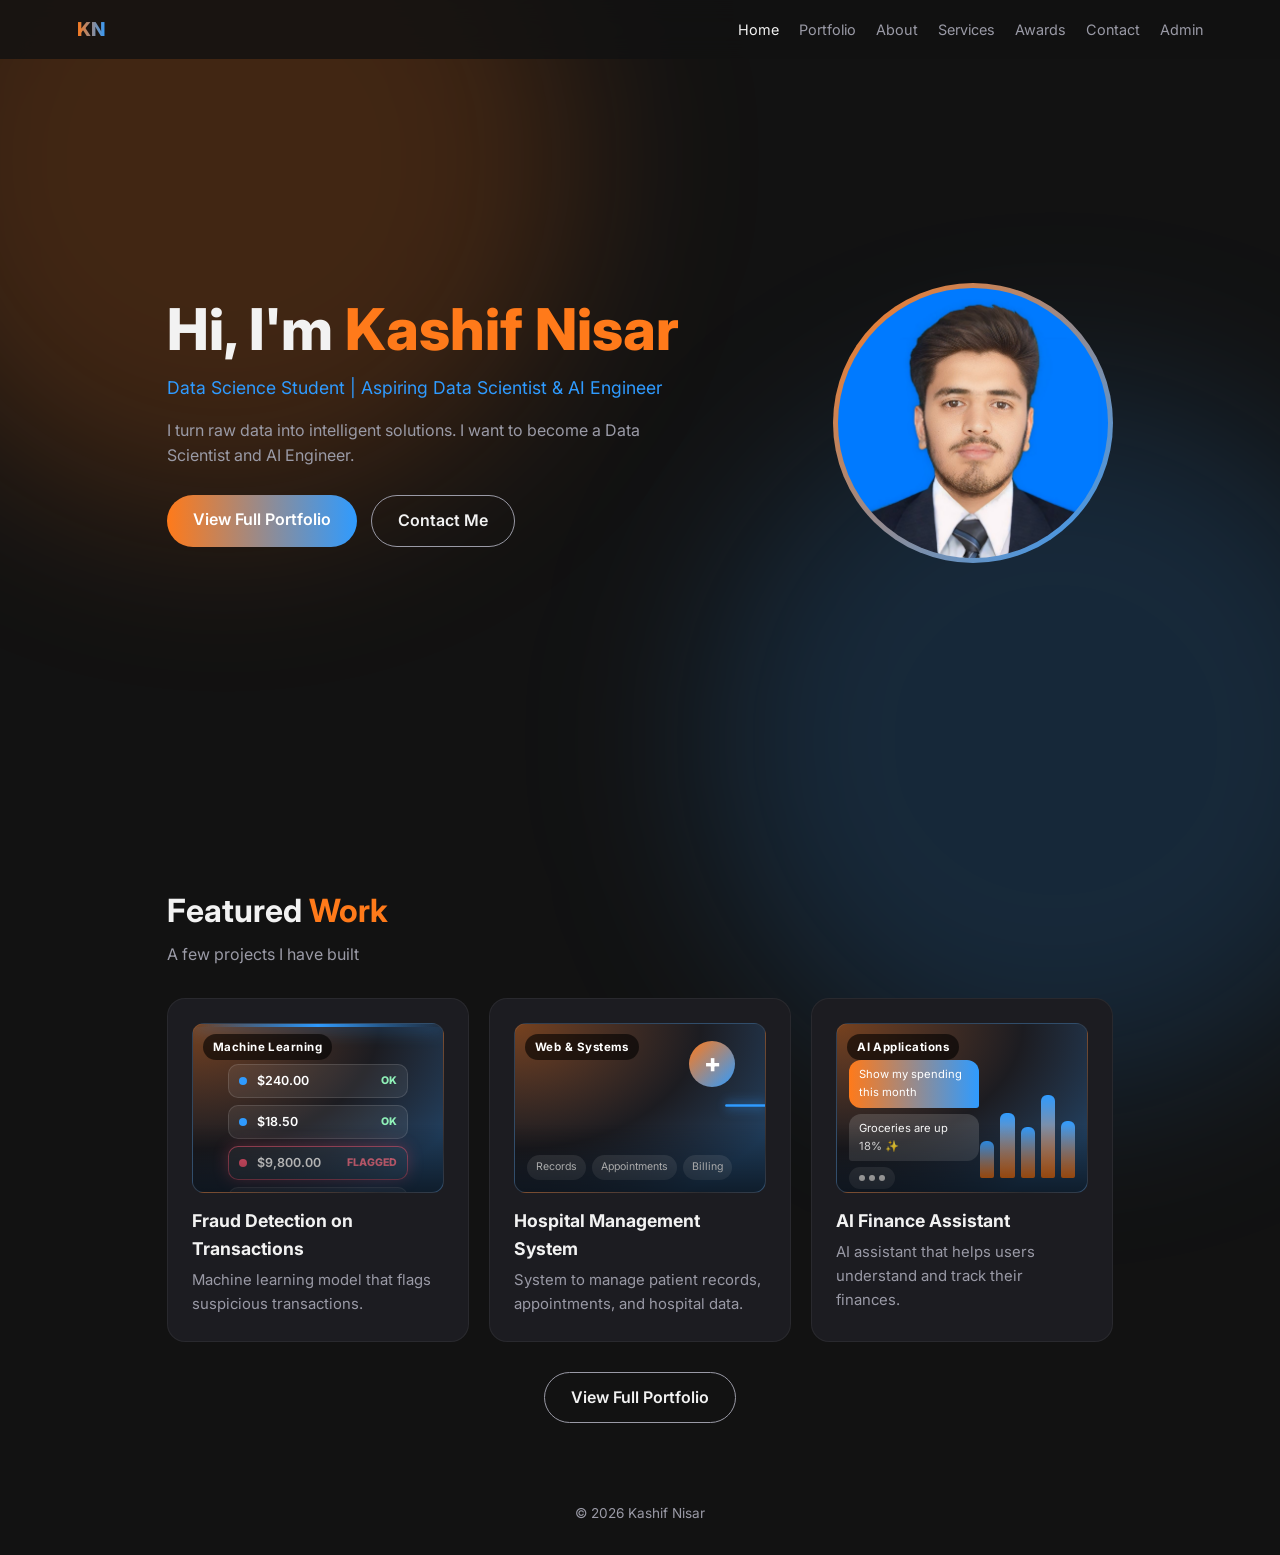
<file: index.html>
<!DOCTYPE html>
<html lang="en" data-theme="charcoal">
<head><meta charset="UTF-8"><meta name="viewport" content="width=device-width, initial-scale=1, viewport-fit=cover">
<title>Home | Kashif Nisar</title>
<link href="https://fonts.googleapis.com/css2?family=Inter:wght@400;600;800&display=swap" rel="stylesheet">
<link rel="stylesheet" href="assets/style.css"></head>
<body data-page="index">
<header></header>
<main id="app"></main>
<footer class="foot" id="foot"></footer>
<script src="assets/app.js"></script>
</body></html>
</file>
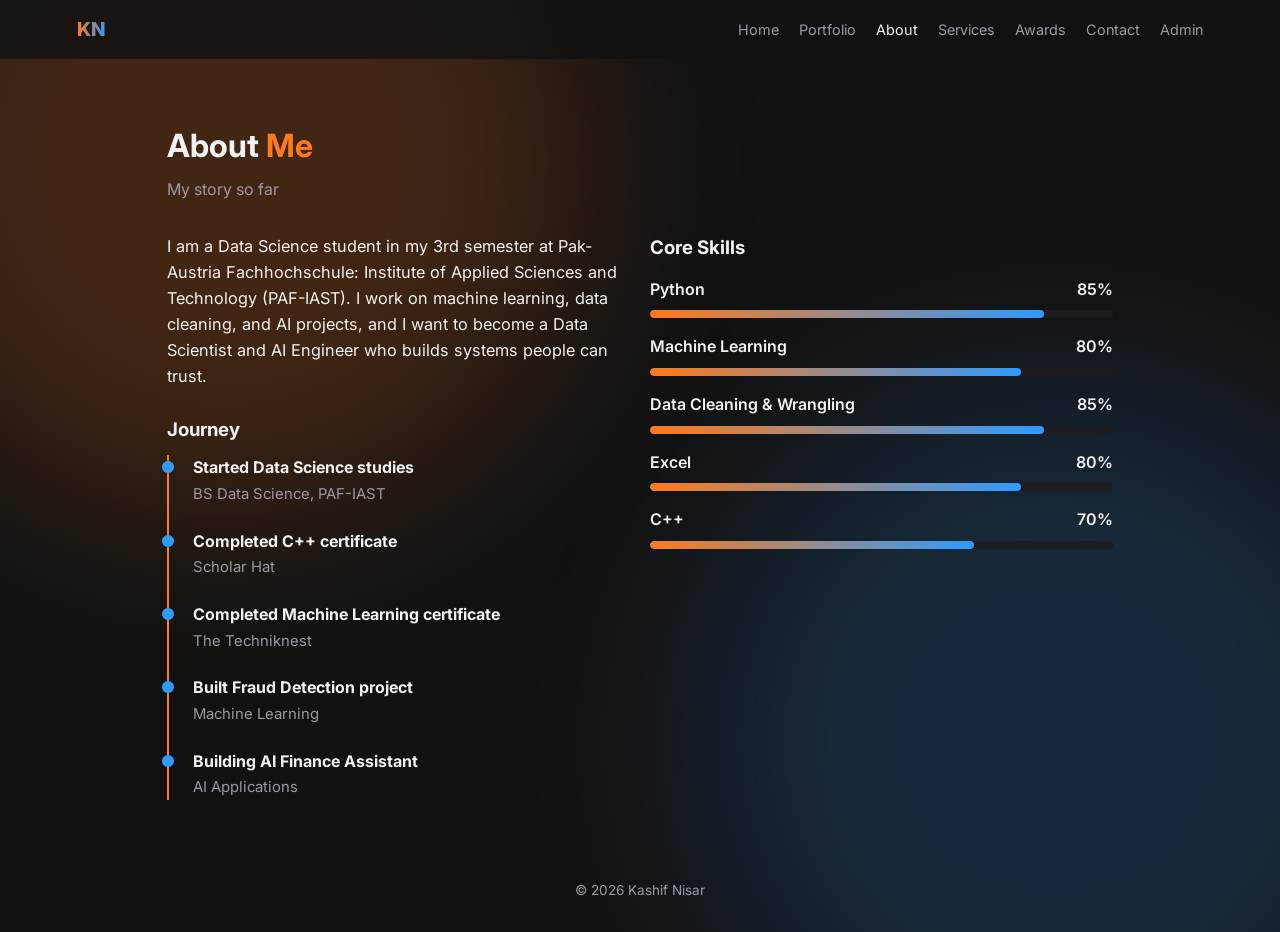
<file: about.html>
<!DOCTYPE html>
<html lang="en" data-theme="charcoal">
<head><meta charset="UTF-8"><meta name="viewport" content="width=device-width, initial-scale=1, viewport-fit=cover">
<title>About | Kashif Nisar</title>
<link href="https://fonts.googleapis.com/css2?family=Inter:wght@400;600;800&display=swap" rel="stylesheet">
<link rel="stylesheet" href="assets/style.css"></head>
<body data-page="about">
<header></header>
<main id="app"></main>
<footer class="foot" id="foot"></footer>
<script src="assets/app.js"></script>
</body></html>
</file>
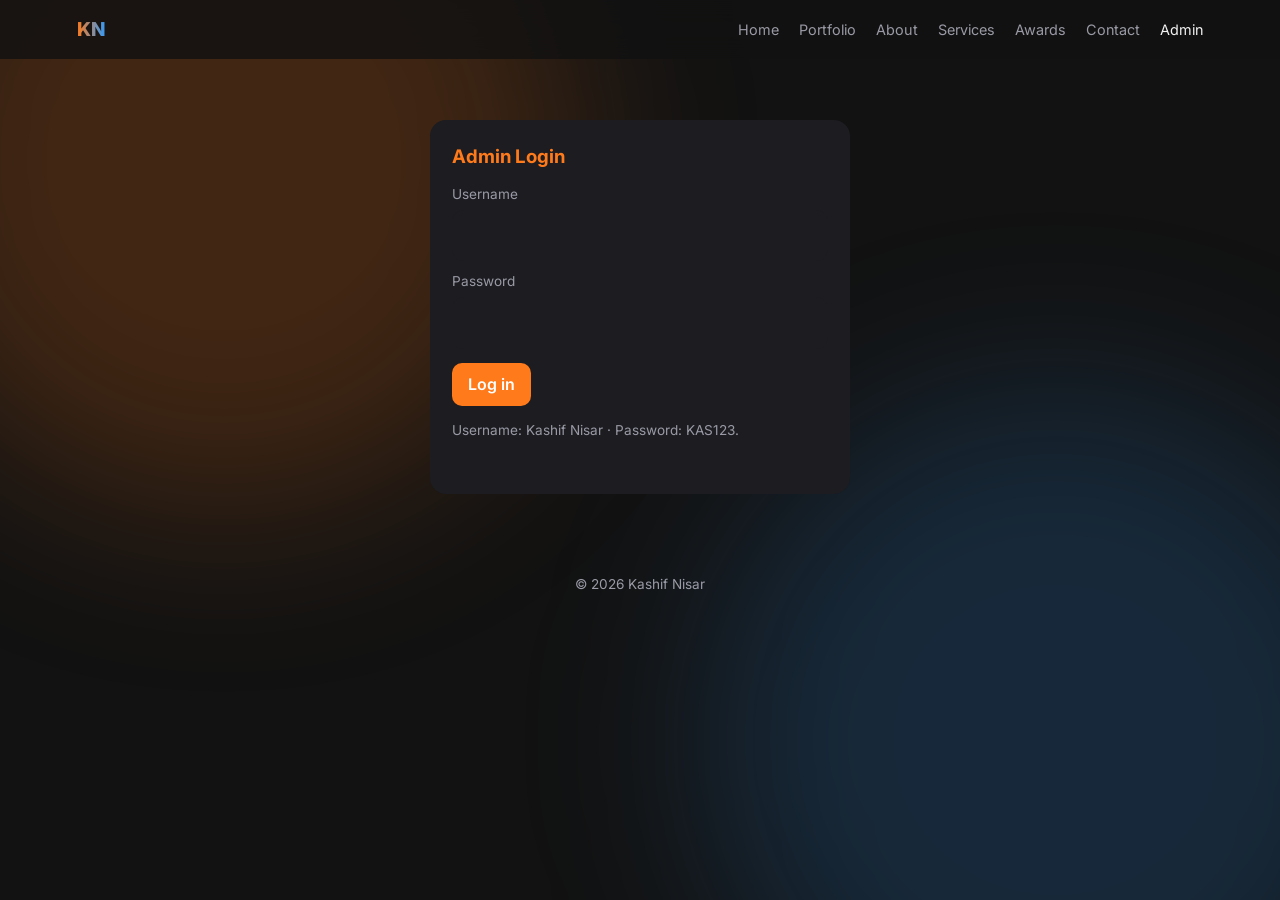
<file: admin.html>
<!DOCTYPE html>
<html lang="en" data-theme="charcoal">
<head><meta charset="UTF-8"><meta name="viewport" content="width=device-width, initial-scale=1, viewport-fit=cover">
<title>Admin | Kashif Nisar</title>
<link href="https://fonts.googleapis.com/css2?family=Inter:wght@400;600;800&display=swap" rel="stylesheet">
<link rel="stylesheet" href="assets/style.css"></head>
<body data-page="admin">
<header></header>
<main id="app"></main>
<footer class="foot" id="foot"></footer>
<script src="assets/app.js"></script>
</body></html>
</file>
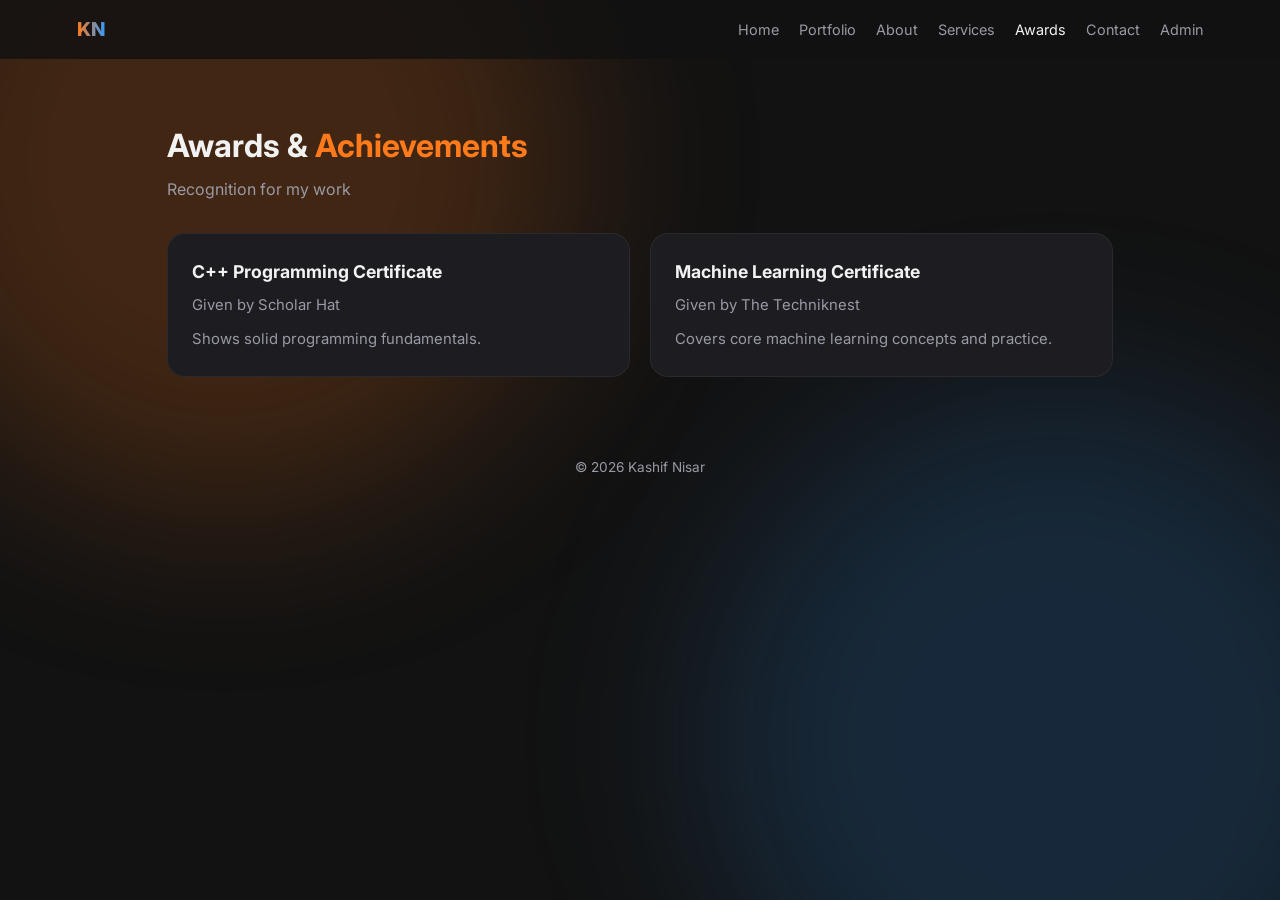
<file: awards.html>
<!DOCTYPE html>
<html lang="en" data-theme="charcoal">
<head><meta charset="UTF-8"><meta name="viewport" content="width=device-width, initial-scale=1, viewport-fit=cover">
<title>Awards | Kashif Nisar</title>
<link href="https://fonts.googleapis.com/css2?family=Inter:wght@400;600;800&display=swap" rel="stylesheet">
<link rel="stylesheet" href="assets/style.css"></head>
<body data-page="awards">
<header></header>
<main id="app"></main>
<footer class="foot" id="foot"></footer>
<script src="assets/app.js"></script>
</body></html>
</file>
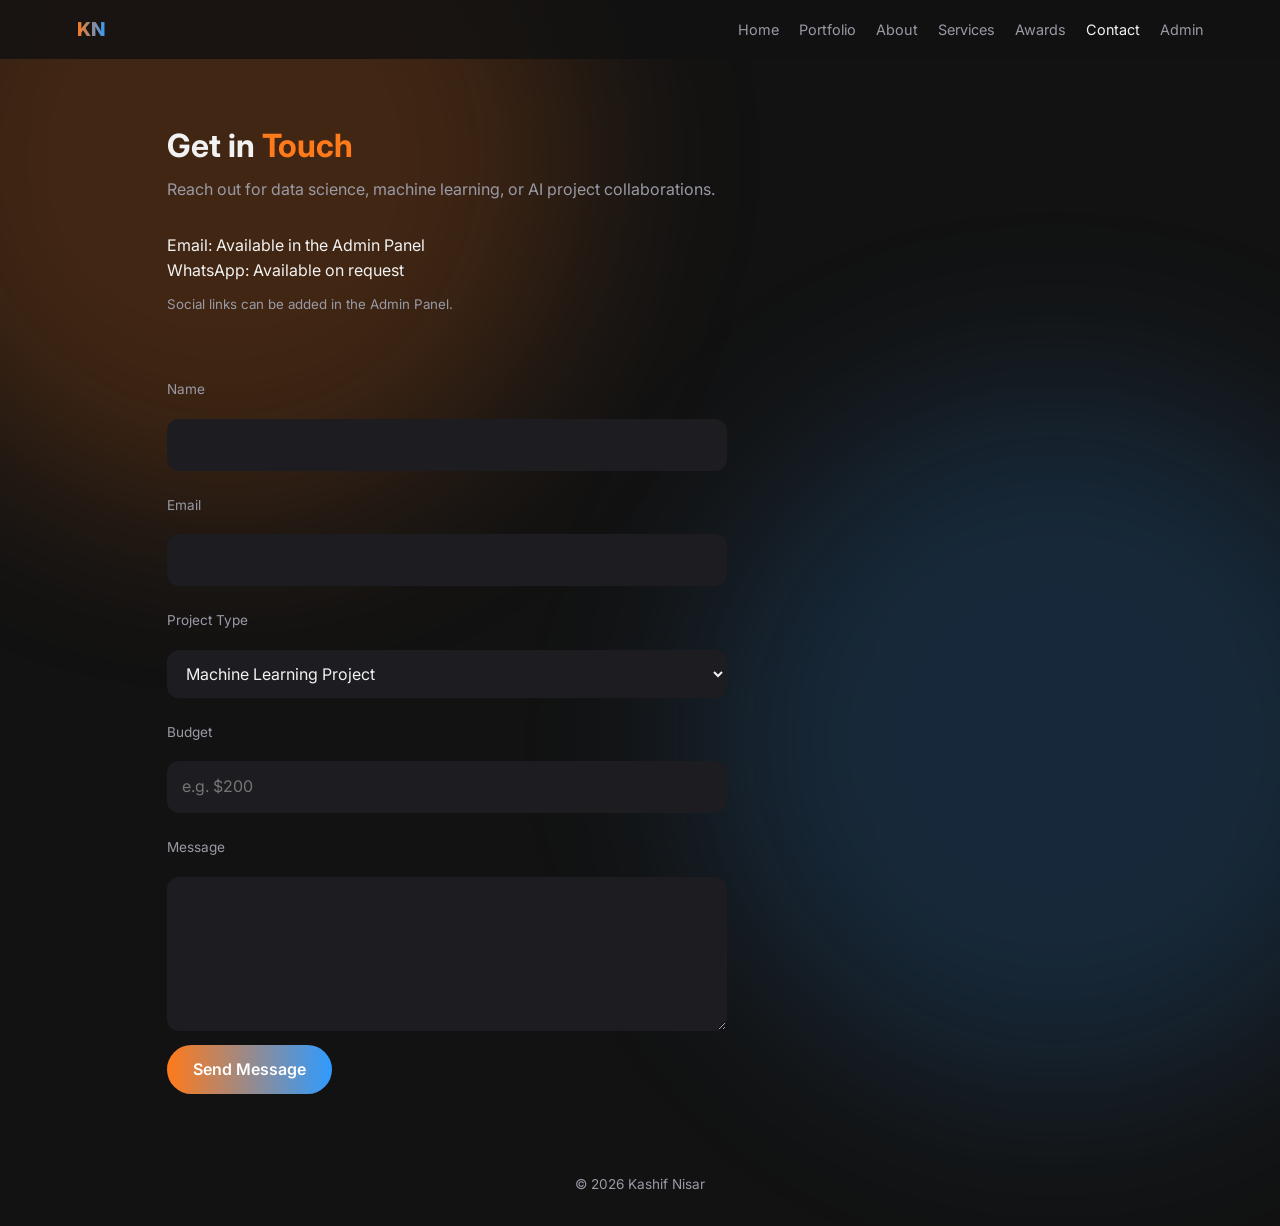
<file: contact.html>
<!DOCTYPE html>
<html lang="en" data-theme="charcoal">
<head><meta charset="UTF-8"><meta name="viewport" content="width=device-width, initial-scale=1, viewport-fit=cover">
<title>Contact | Kashif Nisar</title>
<link href="https://fonts.googleapis.com/css2?family=Inter:wght@400;600;800&display=swap" rel="stylesheet">
<link rel="stylesheet" href="assets/style.css"></head>
<body data-page="contact">
<header></header>
<main id="app"></main>
<footer class="foot" id="foot"></footer>
<script src="assets/app.js"></script>
</body></html>
</file>
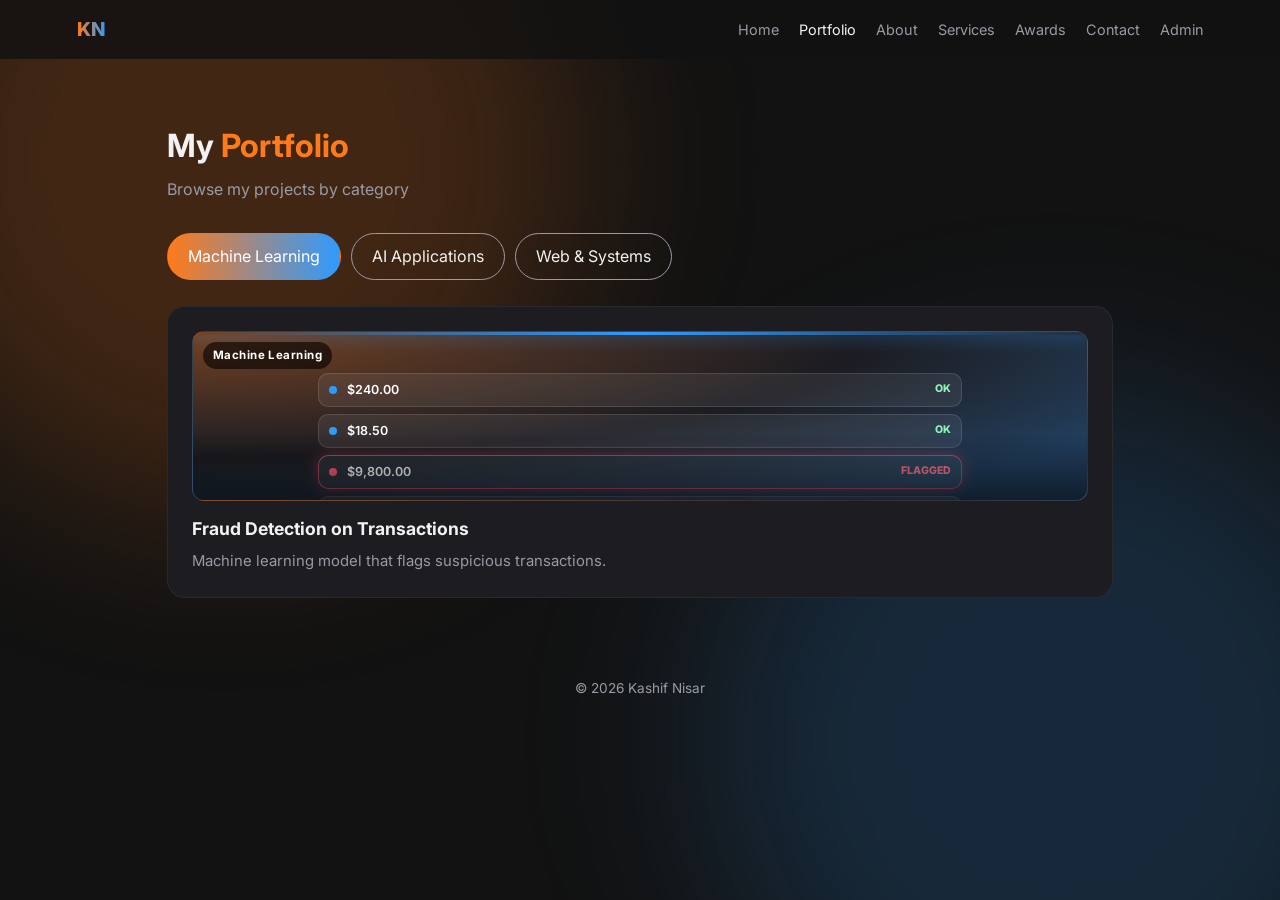
<file: portfolio.html>
<!DOCTYPE html>
<html lang="en" data-theme="charcoal">
<head><meta charset="UTF-8"><meta name="viewport" content="width=device-width, initial-scale=1, viewport-fit=cover">
<title>Portfolio | Kashif Nisar</title>
<link href="https://fonts.googleapis.com/css2?family=Inter:wght@400;600;800&display=swap" rel="stylesheet">
<link rel="stylesheet" href="assets/style.css"></head>
<body data-page="portfolio">
<header></header>
<main id="app"></main>
<footer class="foot" id="foot"></footer>
<script src="assets/app.js"></script>
</body></html>
</file>
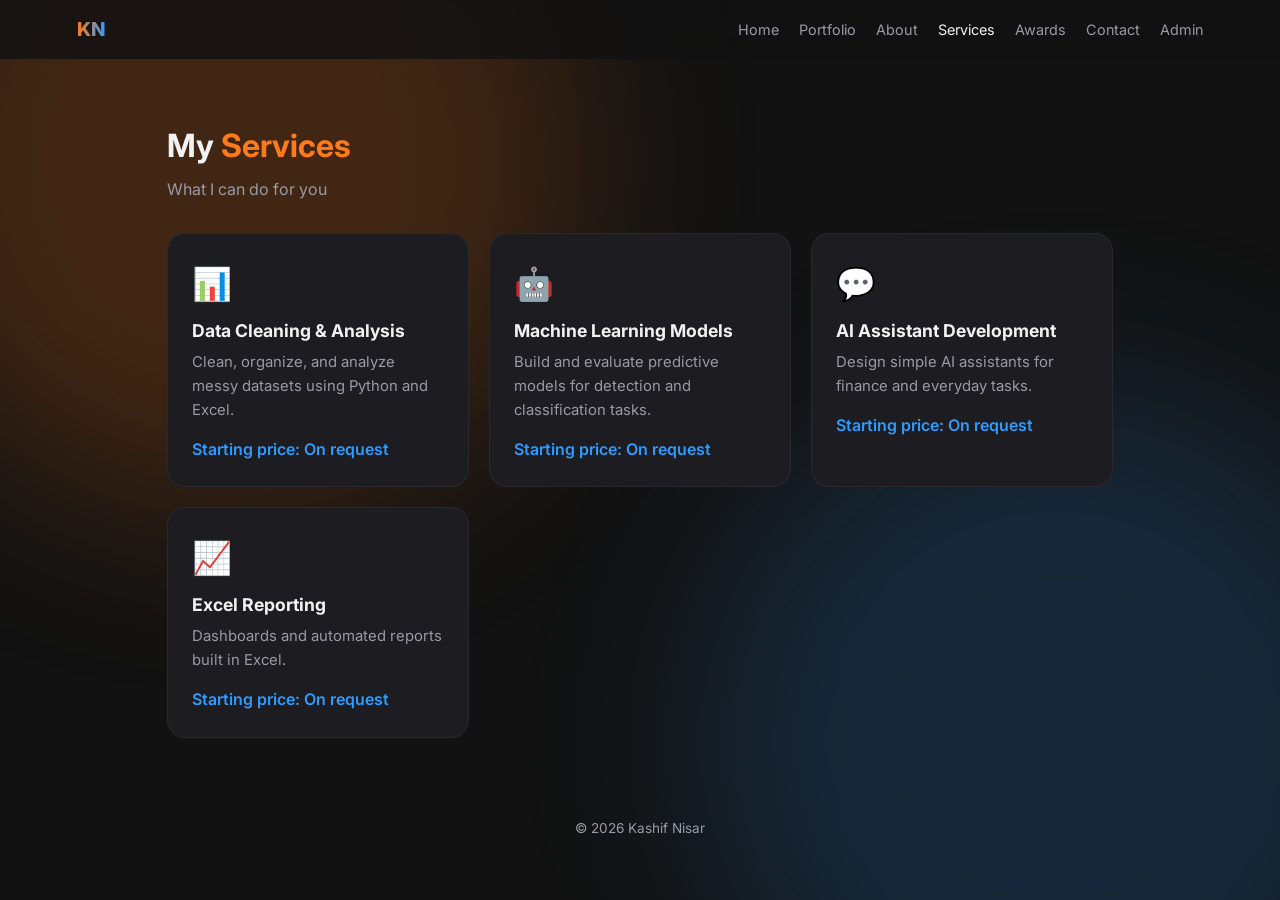
<file: services.html>
<!DOCTYPE html>
<html lang="en" data-theme="charcoal">
<head><meta charset="UTF-8"><meta name="viewport" content="width=device-width, initial-scale=1, viewport-fit=cover">
<title>Services | Kashif Nisar</title>
<link href="https://fonts.googleapis.com/css2?family=Inter:wght@400;600;800&display=swap" rel="stylesheet">
<link rel="stylesheet" href="assets/style.css"></head>
<body data-page="services">
<header></header>
<main id="app"></main>
<footer class="foot" id="foot"></footer>
<script src="assets/app.js"></script>
</body></html>
</file>
<file: assets/style.css>
:root{--bg:#121212;--surf:#1c1c21;--text:#f2f2f2;--muted:#9a9aa6;--a1:#ff7a1a;--a2:#2f9bff;--b1:#ff7a1a33;--b2:#2f9bff2b}
[data-theme=midnight]{--bg:#0a1020;--surf:#131c33;--a1:#4f8cff;--a2:#7cf0ff;--b1:#4f8cff33;--b2:#7cf0ff24}
[data-theme=slate]{--bg:#15121f;--surf:#1f1a2e;--a1:#a66bff;--a2:#ff6bd6;--b1:#a66bff33;--b2:#ff6bd626}
[data-theme=emerald]{--bg:#0b1613;--surf:#122420;--a1:#2ee59d;--a2:#2fb8ff;--b1:#2ee59d2e;--b2:#2fb8ff24}
*{box-sizing:border-box;margin:0;padding:0}
html{scroll-behavior:smooth}
body{font-family:Inter,system-ui,sans-serif;background:var(--bg);color:var(--text);line-height:1.6;overflow-x:hidden;transition:background .6s;min-height:100vh}
body::before,body::after{content:"";position:fixed;width:55vw;height:55vw;border-radius:50%;filter:blur(90px);z-index:-1;animation:drift 22s ease-in-out infinite alternate;pointer-events:none}
body::before{background:var(--b1);top:-15vw;left:-10vw}
body::after{background:var(--b2);bottom:-15vw;right:-10vw;animation-delay:-8s}
@keyframes drift{from{transform:translate(0,0) scale(1);opacity:.7}to{transform:translate(6vw,4vw) scale(1.15);opacity:1}}
header{position:fixed;top:0;left:0;right:0;display:flex;justify-content:space-between;align-items:center;padding:14px 6%;background:color-mix(in srgb,var(--bg) 82%,transparent);backdrop-filter:blur(12px);z-index:50;flex-wrap:wrap;gap:10px}
.logo{font-weight:800;background:linear-gradient(90deg,var(--a1),var(--a2));-webkit-background-clip:text;color:transparent;font-size:1.2rem}
header ul{display:flex;gap:20px;list-style:none;flex-wrap:wrap}
header a{color:var(--muted);text-decoration:none;font-size:.9rem;transition:color .3s}
header a:hover,header a.on{color:var(--text)}
.wrap{max-width:1100px;margin:0 auto;padding:120px 6% 40px}
h1{font-size:clamp(2.2rem,5vw,3.6rem);font-weight:800;line-height:1.1}
h2{font-size:2rem;margin-bottom:6px}
.g{color:var(--a1)}
.sub{color:var(--muted);margin-bottom:30px}
.hero{display:flex;align-items:center;gap:50px;flex-wrap:wrap;justify-content:center;min-height:85vh}
.htxt{flex:1;min-width:280px}
.role{font-size:1.1rem;color:var(--a2);margin:12px 0 16px}
.htxt p{color:var(--muted);max-width:520px}
.btns{display:flex;gap:14px;margin-top:26px;flex-wrap:wrap}
.btn{padding:12px 26px;border-radius:30px;text-decoration:none;font-weight:600;color:#fff;background:linear-gradient(90deg,var(--a1),var(--a2));border:none;cursor:pointer;font:inherit;font-weight:600;transition:transform .3s,box-shadow .3s;display:inline-block}
.btn:hover{transform:translateY(-3px);box-shadow:0 10px 30px var(--b1)}
.btn.ghost{background:none;border:1px solid var(--muted);color:var(--text)}
.avatar{width:280px;height:280px;border-radius:50%;padding:5px;background:linear-gradient(135deg,var(--a1),var(--a2));flex-shrink:0;animation:float 6s ease-in-out infinite}
.avatar img{width:100%;height:100%;object-fit:cover;border-radius:50%;background:var(--surf)}
@keyframes float{50%{transform:translateY(-12px)}}
.grid{display:grid;grid-template-columns:repeat(auto-fit,minmax(250px,1fr));gap:20px}
.card{background:var(--surf);border-radius:18px;padding:24px;border:1px solid color-mix(in srgb,var(--text) 6%,transparent);transition:transform .4s,box-shadow .4s;cursor:pointer}
.card:hover{transform:translateY(-6px);box-shadow:0 14px 40px var(--b1)}
.card h3{margin-bottom:6px;font-size:1.1rem}
.card p,.card small{color:var(--muted);font-size:.93rem}
.thumb{height:150px;border-radius:12px;margin-bottom:14px;background-size:cover;background-position:center}
.ic{font-size:2rem;margin-bottom:8px}
.price{margin-top:14px;color:var(--a2);font-weight:600}
.tabs{display:flex;gap:10px;flex-wrap:wrap;margin-bottom:26px}
.tab{padding:10px 20px;border-radius:24px;border:1px solid var(--muted);background:none;color:var(--text);cursor:pointer;font:inherit;transition:all .3s}
.tab.on,.tab:hover{background:linear-gradient(90deg,var(--a1),var(--a2));border-color:transparent;color:#fff}
.grid.fade{animation:fd .6s ease}
@keyframes fd{from{opacity:0;transform:translateY(12px)}to{opacity:1;transform:none}}
.tl{border-left:2px solid var(--a1);padding-left:24px;display:grid;gap:22px;margin-top:10px}
.tli{position:relative}
.tli:before{content:"";position:absolute;left:-31px;top:6px;width:12px;height:12px;border-radius:50%;background:var(--a2)}
.tli b{display:block}.tli span{color:var(--muted);font-size:.93rem}
.bar{height:8px;border-radius:8px;background:var(--surf);margin:8px 0 16px;overflow:hidden}
.bar i{display:block;height:100%;width:0;background:linear-gradient(90deg,var(--a1),var(--a2));border-radius:8px;transition:width 1.6s ease}
.skill-row{display:flex;justify-content:space-between;font-weight:600}
.social{display:flex;gap:14px;margin:10px 0 24px;flex-wrap:wrap}
.social a{width:52px;height:52px;border-radius:50%;background:var(--surf);color:var(--text);display:flex;align-items:center;justify-content:center;text-decoration:none;font-weight:800;transition:transform .3s,box-shadow .3s}
.social a:hover{transform:translateY(-4px);box-shadow:0 8px 24px var(--b2)}
.cform{display:grid;gap:14px;max-width:560px}
input,textarea,select{width:100%;padding:12px 14px;border-radius:12px;border:1px solid transparent;background:var(--surf);color:var(--text);font:inherit;transition:box-shadow .3s,border-color .3s}
input:focus,textarea:focus,select:focus{outline:none;border-color:var(--a2);box-shadow:0 0 18px var(--b2)}
.rv{opacity:0;transform:translateY(28px);transition:opacity .8s ease,transform .8s ease}
.rv.on{opacity:1;transform:none}
.center{text-align:center;margin-top:30px}
.foot{text-align:center;color:var(--muted);padding:40px 6% 30px;font-size:.85rem}
.lb{position:fixed;inset:0;background:#000c;display:none;align-items:center;justify-content:center;z-index:80;padding:20px}
.lb.open{display:flex}
.lb .box{background:var(--surf);border-radius:18px;max-width:640px;width:100%;overflow:hidden;position:relative}
.lb .big{height:320px;background-size:cover;background-position:center}
.lb .inf{padding:22px}.lb .inf p{color:var(--muted);margin-top:6px}
.lb .x{position:absolute;top:12px;right:12px;background:#000a;color:#fff;border:none;border-radius:50%;width:36px;height:36px;cursor:pointer;font-size:1.1rem}
.adm{max-width:920px;margin:0 auto}
.sec{background:var(--surf);border-radius:16px;padding:22px;margin-bottom:18px}
.sec h3{color:var(--a1);margin-bottom:12px}
.lbl{font-size:.85rem;color:var(--muted);display:block;margin:10px 0 4px}
.row{display:grid;grid-template-columns:1fr 1fr 1fr auto;gap:8px;margin-bottom:10px;align-items:center}
.sb{padding:9px 16px;border-radius:10px;border:none;cursor:pointer;color:#fff;background:var(--a1);font:inherit;font-weight:600}
.sb.red{background:#d64545}
.themes{display:flex;gap:10px;flex-wrap:wrap}
.msg{color:#ff6b6b;margin-top:10px}
@media(max-width:760px){.row{grid-template-columns:1fr}.avatar{width:220px;height:220px}}
/* ---------- animated project visuals ---------- */
.thumb{height:170px}
.thumb,.big{position:relative;overflow:hidden}
.scene{background:radial-gradient(120% 120% at 0% 0%,color-mix(in srgb,var(--a1) 40%,var(--surf)),var(--surf) 62%,color-mix(in srgb,var(--a2) 28%,var(--surf)));isolation:isolate;border:1px solid color-mix(in srgb,var(--text) 8%,transparent)}
.scene:after{content:"";position:absolute;inset:0;background:linear-gradient(transparent 60%,#0008);z-index:2;pointer-events:none}
.scn{position:absolute;inset:0;transition:transform .6s ease}
.card:hover .scn{transform:scale(1.05)}
.tag{position:absolute;top:10px;left:10px;z-index:3;font-size:.72rem;font-weight:700;letter-spacing:.04em;padding:4px 10px;border-radius:20px;background:#0009;color:#fff;backdrop-filter:blur(6px)}
.fr-list{position:absolute;left:14%;right:14%;top:24%;display:grid;gap:7px}
.fr-row{display:flex;align-items:center;gap:10px;background:#ffffff12;border:1px solid #ffffff1f;border-radius:10px;padding:6px 10px;font-size:.78rem;color:#fff;animation:rowIn .6s both}
.fr-row i{width:8px;height:8px;border-radius:50%;background:var(--a2);flex-shrink:0}
.fr-row b{flex:1;font-weight:600}
.fr-row em{font-style:normal;font-size:.66rem;font-weight:800;color:#8ff0b8}
.fr-row.bad{border-color:#ff5c7a99;box-shadow:0 0 16px #ff5c7a55;animation:rowIn .6s both,frPulse 1.6s ease-in-out .6s infinite}
.fr-row.bad i{background:#ff5c7a}.fr-row.bad em{color:#ff7a92}
.fr-beam{position:absolute;left:0;right:0;height:3px;background:linear-gradient(90deg,transparent,var(--a2),transparent);box-shadow:0 0 18px var(--a2);animation:beam 2.8s ease-in-out infinite}
@keyframes beam{0%{top:14%;opacity:0}10%{opacity:1}90%{opacity:1}100%{top:92%;opacity:0}}
@keyframes rowIn{from{opacity:0;transform:translateX(-12px)}to{opacity:1;transform:none}}
@keyframes frPulse{50%{box-shadow:0 0 26px #ff5c7acc}}
.hs-ecg{position:absolute;left:0;top:20%;width:100%;height:52%}
.hs-ecg path{fill:none;stroke:var(--a2);stroke-width:2.5;stroke-linecap:round;stroke-dasharray:420;stroke-dashoffset:420;animation:ecg 2.6s linear infinite;filter:drop-shadow(0 0 6px var(--a2))}
@keyframes ecg{0%{stroke-dashoffset:420}70%,100%{stroke-dashoffset:0}}
.hs-heart{position:absolute;right:12%;top:10%;width:46px;height:46px;border-radius:50%;background:linear-gradient(135deg,var(--a1),var(--a2));display:grid;place-items:center;color:#fff;font-size:1.6rem;font-weight:800;animation:pulse 1.2s ease-in-out infinite}
@keyframes pulse{0%,100%{transform:scale(1);box-shadow:0 0 0 0 #ff7a1a66}50%{transform:scale(1.12);box-shadow:0 0 0 14px #ff7a1a00}}
.hs-chips{position:absolute;left:12px;right:12px;bottom:12px;display:flex;gap:6px;flex-wrap:wrap}
.hs-chips span{font-size:.66rem;padding:4px 9px;border-radius:14px;background:#ffffff1f;color:#fff;animation:bubIn .7s both}
.hs-chips span:nth-child(2){animation-delay:.2s}.hs-chips span:nth-child(3){animation-delay:.4s}
.ai-chat{position:absolute;left:12px;top:36px;width:52%;display:grid;gap:6px}
.bub{font-size:.7rem;padding:6px 10px;border-radius:12px;color:#fff;animation:bubIn .6s both}
.bub.u{background:linear-gradient(90deg,var(--a1),var(--a2));justify-self:end;border-bottom-right-radius:3px}
.bub.a{background:#ffffff26;border-bottom-left-radius:3px;animation-delay:.9s}
.typing{display:flex;gap:4px;padding:8px 10px;background:#ffffff1f;border-radius:12px;width:fit-content;animation:bubIn .6s both 1.8s}
.typing i{width:6px;height:6px;border-radius:50%;background:#fff;animation:dot 1s infinite}
.typing i:nth-child(2){animation-delay:.15s}.typing i:nth-child(3){animation-delay:.3s}
.ai-bars{position:absolute;right:12px;bottom:14px;width:38%;height:55%;display:flex;align-items:flex-end;gap:6px}
.ai-bars i{flex:1;height:var(--h);border-radius:6px 6px 2px 2px;background:linear-gradient(var(--a2),var(--a1));transform-origin:bottom;animation:grow 1.6s ease infinite alternate}
@keyframes grow{from{transform:scaleY(.3)}to{transform:scaleY(1)}}
@keyframes dot{0%,60%,100%{opacity:.3;transform:translateY(0)}30%{opacity:1;transform:translateY(-3px)}}
@keyframes bubIn{from{opacity:0;transform:translateY(8px)}to{opacity:1;transform:none}}
.hb-ring{position:absolute;left:50%;top:50%;width:150px;height:150px;margin:-75px;border-radius:50%;border:2px dashed color-mix(in srgb,var(--a2) 60%,transparent);animation:spin 18s linear infinite}
.hb-orb{position:absolute;transform:translate(-50%,-50%)}
.hb-orb span{display:inline-block;font-size:.68rem;font-weight:700;color:#fff;padding:5px 10px;border-radius:14px;background:linear-gradient(90deg,var(--a1),var(--a2));white-space:nowrap;animation:float 4s ease-in-out infinite;box-shadow:0 6px 18px #0006}
.hb-core{position:absolute;left:50%;top:50%;width:50px;height:50px;margin:-25px;border-radius:50%;background:var(--surf);border:2px solid var(--a1);display:grid;place-items:center;color:var(--text);font-weight:800;font-size:.85rem;box-shadow:0 0 30px var(--b2)}
@keyframes spin{to{transform:rotate(360deg)}}
.df-orb{position:absolute;border-radius:50%;filter:blur(16px);animation:float 6s ease-in-out infinite}
.df-orb.o1{width:60%;height:75%;left:-8%;top:-12%;background:var(--a1);opacity:.6}
.df-orb.o2{width:55%;height:65%;right:-8%;bottom:-12%;background:var(--a2);opacity:.55;animation-delay:-3s}
.df-ring{position:absolute;left:50%;top:50%;width:90px;height:90px;margin:-45px;border-radius:50%;border:2px dashed color-mix(in srgb,var(--a2) 70%,transparent);animation:spin 12s linear infinite}
@media (prefers-reduced-motion:reduce){.scene *,.scene{animation:none!important}}
</file>
